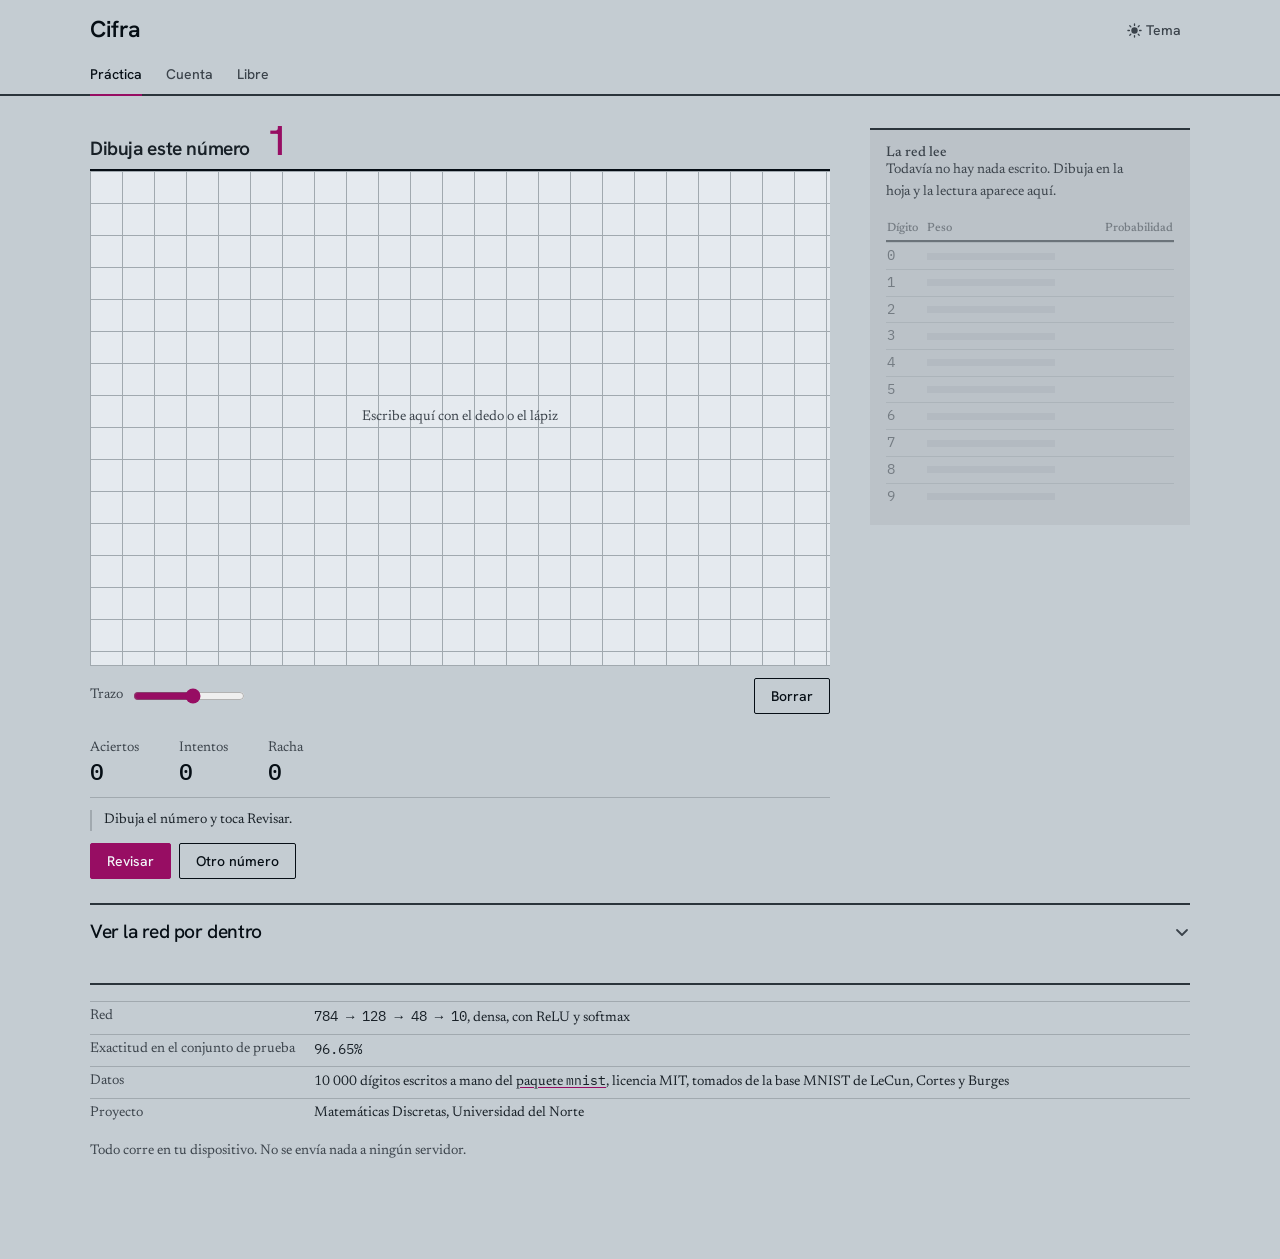
<file: docs/index.html>
<!doctype html>
<html lang="es">
<head>
<meta charset="utf-8">
<meta name="viewport" content="width=device-width, initial-scale=1, viewport-fit=cover">
<meta name="theme-color" content="#c4cbd2" media="(prefers-color-scheme: light)">
<meta name="theme-color" content="#091017" media="(prefers-color-scheme: dark)">
<meta name="description" content="Se escribe un número a mano y una red neuronal lo lee en el navegador, con un panel que muestra las neuronas, el cálculo y la matemática discreta detrás.">
<title>Cifra</title>
<link rel="stylesheet" href="estilos.css">
</head>
<body>

<header class="barra">
  <div class="barra-fila">
    <span class="marca">
      <span class="marca-nombre">Cifra</span>
    </span>
    <button id="btn-tema" class="control control-sutil" type="button" aria-label="Cambiar entre tema claro y oscuro">
      <svg class="icono" viewBox="0 0 16 16" aria-hidden="true" focusable="false">
        <circle class="icono-sol" cx="8" cy="8" r="3.4" fill="currentColor"/>
        <g class="icono-sol" stroke="currentColor" stroke-width="1.4" stroke-linecap="round">
          <path d="M8 1v1.6M8 13.4V15M1 8h1.6M13.4 8H15M3 3l1.1 1.1M11.9 11.9 13 13M13 3l-1.1 1.1M4.1 11.9 3 13"/>
        </g>
        <path class="icono-luna" d="M13.3 10.2A5.6 5.6 0 0 1 6 2.8a5.8 5.8 0 1 0 7.3 7.4Z" fill="currentColor"/>
      </svg>
      <span class="control-texto">Tema</span>
    </button>
  </div>
  <nav class="pestanas" aria-label="Modos">
    <button class="pestana" role="tab" aria-selected="true" aria-controls="vista-practica" id="tab-practica" data-modo="practica" type="button">Práctica</button>
    <button class="pestana" role="tab" aria-selected="false" aria-controls="vista-cuenta" id="tab-cuenta" data-modo="cuenta" type="button">Cuenta</button>
    <button class="pestana" role="tab" aria-selected="false" aria-controls="vista-libre" id="tab-libre" data-modo="libre" type="button">Libre</button>
  </nav>
</header>

<main class="taller">

  <p id="aviso-carga" class="aviso" role="status">Cargando la red.</p>

  <!-- ===== Columna izquierda: la hoja ===== -->
  <section class="hoja" aria-labelledby="consigna">
    <div class="hoja-cabeza">
      <h1 id="consigna">Dibuja un número</h1>
      <p id="practica-objetivo" class="objetivo num">7</p>
    </div>

    <div class="hoja-campo">
      <canvas id="lienzo" aria-label="Zona para dibujar con el dedo, el lápiz o el mouse"></canvas>
      <div id="guias" class="guias" aria-hidden="true"></div>
      <p id="pista-lienzo" class="pista">Escribe aquí con el dedo o el lápiz</p>
    </div>

    <div class="hoja-pie">
      <label class="trazo" for="grosor">
        <span>Trazo</span>
        <input type="range" id="grosor" min="3" max="14" step="1" value="7">
      </label>
      <button id="btn-borrar" class="control" type="button">Borrar</button>
    </div>
  </section>

  <!-- ===== Columna derecha: el registro de lectura ===== -->
  <aside class="registro" aria-live="polite" aria-label="Lo que lee la red">
    <div class="registro-cabeza">
      <h2 class="registro-titulo">La red lee</h2>
      <output id="lectura" class="leida num"></output>
      <p class="registro-vacio">Todavía no hay nada escrito. Dibuja en la hoja y la lectura aparece aquí.</p>
      <dl class="seguridad">
        <dt>Seguridad</dt>
        <dd><output id="confianza" class="num"></output></dd>
      </dl>
      <div class="medida" aria-hidden="true"><i id="barra-confianza-relleno"></i></div>
    </div>

    <table class="ledger" id="probabilidades">
      <caption class="visually-hidden">Probabilidad que la red da a cada dígito</caption>
      <thead>
        <tr><th scope="col">Dígito</th><th scope="col" class="ledger-peso">Peso</th><th scope="col" class="num">Probabilidad</th></tr>
      </thead>
      <tbody></tbody>
    </table>

    <p id="nota-lectura" class="nota"></p>
  </aside>

  <!-- ===== Modo práctica ===== -->
  <section class="vista" id="vista-practica" role="tabpanel" aria-labelledby="tab-practica">
    <div class="marcador">
      <dl><dt>Aciertos</dt><dd id="practica-aciertos" class="num">0</dd></dl>
      <dl><dt>Intentos</dt><dd id="practica-intentos" class="num">0</dd></dl>
      <dl><dt>Racha</dt><dd id="practica-racha" class="num">0</dd></dl>
    </div>
    <p id="practica-mensaje" class="mensaje">Dibuja el número y toca Revisar.</p>
    <div class="botonera">
      <button id="practica-revisar" class="control control-firme" type="button">Revisar</button>
      <button id="practica-otro" class="control" type="button">Otro número</button>
    </div>
  </section>

  <!-- ===== Modo cuenta ===== -->
  <section class="vista" id="vista-cuenta" role="tabpanel" aria-labelledby="tab-cuenta" hidden>
    <p class="nota">Escribe un precio o una cantidad y agrégalo a la cuenta. Si una cifra quedó mal, tócala en la lista para corregirla.</p>
    <div class="botonera">
      <button id="cuenta-agregar" class="control control-firme" type="button">Agregar a la cuenta</button>
      <button id="cuenta-vaciar" class="control" type="button">Vaciar</button>
    </div>
    <ul id="cuenta-lista" class="cuenta-lista"></ul>
    <dl class="total">
      <dt>Total</dt>
      <dd><output id="cuenta-total" class="num">0</output></dd>
    </dl>
    <p id="cuenta-riesgo" class="nota"></p>
  </section>

  <!-- ===== Modo libre ===== -->
  <section class="vista" id="vista-libre" role="tabpanel" aria-labelledby="tab-libre" hidden>
    <p class="nota">Dibuja lo que quieras y mira cómo lo lee la red. Abre el panel de abajo para ver qué pasa por dentro mientras dibujas.</p>
    <div id="cifras-detectadas" class="cifras-detectadas"></div>
  </section>

  <!-- ===== El panel ===== -->
  <section class="panel" id="panel">
    <button id="panel-boton" class="panel-boton" type="button" aria-expanded="false" aria-controls="panel-cuerpo">
      <span class="panel-titulo">Ver la red por dentro</span>
      <svg class="panel-signo" viewBox="0 0 16 16" aria-hidden="true" focusable="false">
        <path d="M3 6l5 5 5-5" stroke="currentColor" stroke-width="1.8" fill="none" stroke-linecap="round" stroke-linejoin="round"/>
      </svg>
    </button>

    <div id="panel-cuerpo" class="panel-cuerpo" hidden>
      <nav class="subpestanas" aria-label="Secciones del panel">
        <button class="subpestana" role="tab" aria-selected="true" data-seccion="capas" type="button">Capas</button>
        <button class="subpestana" role="tab" aria-selected="false" data-seccion="neuronas" type="button">Neuronas</button>
        <button class="subpestana" role="tab" aria-selected="false" data-seccion="calculo" type="button">Cálculo</button>
        <button class="subpestana" role="tab" aria-selected="false" data-seccion="discreta" type="button">Discreta</button>
        <button class="subpestana" role="tab" aria-selected="false" data-seccion="entrenar" type="button">Entrenar</button>
      </nav>

      <div class="seccion" data-seccion="capas">
        <p class="nota">Cada punto es una neurona. Entre más encendida, más se activa con lo que acabas de dibujar. Toca una neurona para ver qué mira.</p>
        <div class="lamina">
          <canvas id="diagrama" aria-label="Diagrama de la red con las neuronas encendidas"></canvas>
        </div>
        <dl id="leyenda-capas" class="ficha"></dl>
      </div>

      <div class="seccion" data-seccion="neuronas" hidden>
        <p class="nota">Los pesos de cada neurona de la primera capa, vistos como imagen de 28×28. El rojo suma y el azul resta: la neurona se activa cuando el trazo cae sobre el rojo y evita el azul.</p>
        <label class="casilla"><input type="checkbox" id="solo-activas" checked> Mostrar solo las más activas</label>
        <div id="rejilla-neuronas" class="rejilla-neuronas"></div>
        <div class="comparacion">
          <h3>Los pesos no son un retrato del dígito</h3>
          <p class="nota">Es tentador esperar que los pesos se parezcan al número, pero no es así, ni siquiera en un modelo de una sola capa. Abajo están las dos cosas para comparar: la imagen promedio de cada dígito, que sí parece un dígito, y los pesos que aprende una regresión logística sin capas ocultas, que se ven revueltos. La razón es que los pesos no describen cómo es el dígito, sino qué lo distingue de los otros nueve. Con todo, esa regresión acierta <strong id="plantillas-acc" class="num"></strong> y la red de este proyecto <strong id="plantillas-acc-red" class="num"></strong>.</p>
          <div id="plantillas" class="comparacion-filas"></div>
        </div>
      </div>

      <div class="seccion" data-seccion="calculo" hidden>
        <p class="nota">La cuenta que hace la neurona seleccionada con el dibujo actual. Son los números de verdad, no un ejemplo.</p>
        <div id="calculo-contenido" class="calculo"></div>
      </div>

      <div class="seccion" data-seccion="discreta" hidden>
        <div id="discreta-contenido" class="discreta"></div>
      </div>

      <div class="seccion" data-seccion="entrenar" hidden>
        <p class="nota">La red aprendió con dígitos escritos con lápiz por otras personas. Aquí puedes guardar tus propios trazos y reentrenarla para que se acostumbre a tu letra.</p>
        <div class="guardar">
          <p class="guardar-pregunta" id="guardar-rotulo">Guardar el dibujo actual como</p>
          <div id="guardar-botones" class="guardar-botones" role="group" aria-labelledby="guardar-rotulo"></div>
        </div>
        <p id="muestras-texto" class="nota">Todavía no has guardado ningún dibujo.</p>
        <div id="muestras-conteo" class="muestras-conteo"></div>
        <div class="botonera">
          <button id="btn-reentrenar" class="control control-firme" type="button" disabled>Reentrenar</button>
          <button id="btn-restaurar" class="control" type="button">Volver a la red original</button>
          <button id="btn-borrar-muestras" class="control" type="button">Borrar mis dibujos</button>
        </div>
        <div class="lamina lamina-curva">
          <canvas id="curva" aria-label="Curva de pérdida del reentrenamiento"></canvas>
        </div>
        <p id="entrenar-mensaje" class="nota"></p>
      </div>
    </div>
  </section>

  <footer class="pie">
    <dl class="pie-ficha">
      <dt>Red</dt>
      <dd><span id="pie-arquitectura" class="num"></span>, densa, con ReLU y softmax</dd>
      <dt>Exactitud en el conjunto de prueba</dt>
      <dd><span id="pie-accuracy" class="num"></span></dd>
      <dt>Datos</dt>
      <dd>10 000 dígitos escritos a mano del <a href="https://github.com/cazala/mnist" target="_blank" rel="noopener">paquete <code>mnist</code></a>, licencia MIT, tomados de la base MNIST de LeCun, Cortes y Burges</dd>
      <dt>Proyecto</dt>
      <dd>Matemáticas Discretas, Universidad del Norte</dd>
    </dl>
    <p class="pie-nota">Todo corre en tu dispositivo. No se envía nada a ningún servidor.</p>
  </footer>
</main>

<script type="module" src="app.js"></script>
</body>
</html>
</file>
<file: docs/estilos.css>
/* Hallmark · shape: app screen · genre: editorial · theme: Almanac (deal 2/3, seed herramienta-donde-escribe-numero-1903·3b3cb8bc·2026-11-10·r0) · redesign: full
 * nav: a top bar, the wordmark over a tab strip, the theme control at the end (the project's own shell, kept) · signature: the reading ledger, ten digits with their probability in mono, the winning row in magenta · states: empty, drawing, read, failed to load
 * axes: mid/grotesk-sans/chromatic-magenta · posture: restrained · contrast: pass · v2.0.0 */
/* Hallmark · reworded the h1: the product name "Cifra" moved to the wordmark and the h1 now names the task ("Dibuja este número") · on an app screen the heading is the work, not the brand */
/* Hallmark · dismissed 41 · .cifra-detectada canvas holds a drawn digit and no text */
/* Hallmark · pre-emit critique: P4 H5 E4 S5 R4 V4 · weakest: E, five panel sections and three modes is a lot of surface, so the page climbs two rungs only (the sheet and the well) and every other seam is a hairline */
/* Hallmark · answered F7 · two surfaces by role: the sheet carries what is written on, the well carries what is read back */

@import url("./tokens.css");
@import url("./base.css");

/* ---------- tipografías propias, para que la página funcione sin internet ---------- */

@font-face {
  font-family: "Hanken Grotesk";
  font-style: normal;
  font-weight: 100 900;
  font-display: swap;
  src: url("tipografias/hanken-grotesk-latin.woff2") format("woff2");
  unicode-range: U+0000-00FF, U+0131, U+0152-0153, U+02BB-02BC, U+02C6, U+02DA, U+02DC, U+0304, U+0308, U+0329, U+2000-206F, U+20AC, U+2122, U+2191-2193, U+2212, U+2215, U+FEFF, U+FFFD;
}
@font-face {
  font-family: "Hanken Grotesk";
  font-style: normal;
  font-weight: 100 900;
  font-display: swap;
  src: url("tipografias/hanken-grotesk-latin-ext.woff2") format("woff2");
  unicode-range: U+0100-02BA, U+02BD-02C5, U+02C7-02CC, U+02CE-02D7, U+02DD-02FF, U+1E00-1E9F, U+1EF2-1EFF, U+2020, U+20A0-20AB, U+2113, U+2C60-2C7F, U+A720-A7FF;
}
@font-face {
  font-family: "Newsreader";
  font-style: normal;
  font-weight: 200 800;
  font-display: swap;
  src: url("tipografias/newsreader-latin.woff2") format("woff2");
  unicode-range: U+0000-00FF, U+0131, U+0152-0153, U+02BB-02BC, U+02C6, U+02DA, U+02DC, U+0304, U+0308, U+0329, U+2000-206F, U+20AC, U+2122, U+2191-2193, U+2212, U+2215, U+FEFF, U+FFFD;
}
@font-face {
  font-family: "Newsreader";
  font-style: normal;
  font-weight: 200 800;
  font-display: swap;
  src: url("tipografias/newsreader-latin-ext.woff2") format("woff2");
  unicode-range: U+0100-02BA, U+02BD-02C5, U+02C7-02CC, U+02CE-02D7, U+02DD-02FF, U+1E00-1E9F, U+1EF2-1EFF, U+2020, U+20A0-20AB, U+2113, U+2C60-2C7F, U+A720-A7FF;
}
@font-face {
  font-family: "Newsreader";
  font-style: italic;
  font-weight: 200 800;
  font-display: swap;
  src: url("tipografias/newsreader-latin-italic.woff2") format("woff2");
  unicode-range: U+0000-00FF, U+0131, U+0152-0153, U+02BB-02BC, U+02C6, U+02DA, U+02DC, U+2000-206F, U+20AC, U+2122, U+2212, U+FEFF, U+FFFD;
}
@font-face {
  font-family: "IBM Plex Mono";
  font-style: normal;
  font-weight: 400;
  font-display: swap;
  src: url("tipografias/plex-mono-400-latin.woff2") format("woff2");
  unicode-range: U+0000-00FF, U+0131, U+0152-0153, U+02BB-02BC, U+02C6, U+02DA, U+02DC, U+2000-206F, U+20AC, U+2122, U+2191-2193, U+2212, U+2215, U+FEFF, U+FFFD;
}
@font-face {
  font-family: "IBM Plex Mono";
  font-style: normal;
  font-weight: 400;
  font-display: swap;
  src: url("tipografias/plex-mono-400-latin-ext.woff2") format("woff2");
  unicode-range: U+0100-02BA, U+02BD-02C5, U+02C7-02CC, U+02CE-02D7, U+02DD-02FF, U+1E00-1E9F, U+1EF2-1EFF, U+2020, U+20A0-20AB, U+2113, U+2C60-2C7F, U+A720-A7FF;
}
@font-face {
  font-family: "IBM Plex Mono";
  font-style: normal;
  font-weight: 500;
  font-display: swap;
  src: url("tipografias/plex-mono-500-latin.woff2") format("woff2");
  unicode-range: U+0000-00FF, U+0131, U+0152-0153, U+02BB-02BC, U+02C6, U+02DA, U+02DC, U+2000-206F, U+20AC, U+2122, U+2191-2193, U+2212, U+2215, U+FEFF, U+FFFD;
}
@font-face {
  font-family: "IBM Plex Mono";
  font-style: normal;
  font-weight: 500;
  font-display: swap;
  src: url("tipografias/plex-mono-500-latin-ext.woff2") format("woff2");
  unicode-range: U+0100-02BA, U+02BD-02C5, U+02C7-02CC, U+02CE-02D7, U+02DD-02FF, U+1E00-1E9F, U+1EF2-1EFF, U+2020, U+20A0-20AB, U+2113, U+2C60-2C7F, U+A720-A7FF;
}

/* ---------- lo que esta pantalla añade a los tokens ---------- */

:root {
  --container: 1180px;
  --gutter: 40px;
  --alto-barra: 104px;
  --alto-control: 36px;
  --text-lectura: 3rem;
  --text-objetivo: 2.6rem;
  --peso-figura: 500;
  font-synthesis: none;
}

@media (max-width: 64rem) { :root { --alto-barra: 96px; --text-lectura: 2.6rem; --text-objetivo: 2.2rem; } }
@media (max-width: 40rem) { :root { --gutter: 16px; --text-lectura: 2.4rem; } }

body { color: var(--color-ink-2); font-size: var(--text-md); }

.num, .figure, td.num, output.num { font-family: var(--font-outlier); font-variant-numeric: tabular-nums; font-weight: 400; }

/* ---------- la barra ---------- */

.barra {
  position: sticky;
  top: 0;
  z-index: var(--z-sticky-nav);
  background: var(--color-paper);
  border-bottom: var(--rule-bar) solid var(--color-rule-2);
  padding-top: env(safe-area-inset-top, 0px);
}

.barra-fila {
  max-width: var(--container);
  margin-inline: auto;
  padding-inline: max(var(--gutter), env(safe-area-inset-left, 0px)) max(var(--gutter), env(safe-area-inset-right, 0px));
  padding-block: var(--space-sm) var(--space-xs);
  display: flex;
  align-items: center;
  justify-content: space-between;
  gap: var(--space-md);
}

.marca { display: flex; align-items: baseline; gap: var(--space-xs); min-width: 0; }
.marca-nombre {
  font-family: var(--font-display);
  font-weight: var(--display-weight);
  font-size: var(--text-xl);
  letter-spacing: var(--tracking-display);
  color: var(--color-ink);
}

.pestanas {
  max-width: var(--container);
  margin-inline: auto;
  padding-inline: max(var(--gutter), env(safe-area-inset-left, 0px)) max(var(--gutter), env(safe-area-inset-right, 0px));
  display: flex;
  gap: var(--space-lg);
}

.pestana {
  appearance: none;
  background: none;
  border: 0;
  border-bottom: var(--rule-bar) solid transparent;
  margin-bottom: calc(var(--rule-bar) * -1);
  padding: var(--space-xs) 0 var(--space-xs);
  font-family: var(--font-display);
  font-weight: 500;
  font-size: var(--text-sm);
  color: var(--color-muted);
  cursor: pointer;
  transition: color var(--dur-micro) var(--ease-out);
}
.pestana:hover { color: var(--color-ink); }
.pestana:active { color: var(--color-accent); }
.pestana[aria-selected="true"] { color: var(--color-ink); border-bottom-color: var(--color-accent); }

/* ---------- la rejilla del taller ---------- */

.taller {
  max-width: var(--container);
  margin-inline: auto;
  padding-inline: max(var(--gutter), env(safe-area-inset-left, 0px)) max(var(--gutter), env(safe-area-inset-right, 0px));
  padding-block: var(--space-lg) var(--space-3xl);
  padding-bottom: calc(var(--space-3xl) + env(safe-area-inset-bottom, 0px));
  display: grid;
  grid-template-columns: minmax(0, 1fr);
  gap: var(--space-lg) var(--space-xl);
  align-items: start;
}

@media (min-width: 64rem) {
  .taller { grid-template-columns: minmax(0, 1fr) 20rem; }
  .hoja { grid-column: 1; }
  .registro {
    grid-column: 2;
    grid-row: span 2;
    position: sticky;
    top: calc(var(--alto-barra) + var(--space-lg));
  }
  .vista { grid-column: 1; }
  #aviso-carga, .panel, .pie { grid-column: 1 / -1; }
}

/* ---------- el aviso de carga ---------- */

.aviso {
  border-left: var(--rule-bar) solid var(--color-accent);
  padding: var(--space-sm) var(--space-md);
  background: var(--color-paper-2);
  font-size: var(--text-sm);
  color: var(--color-ink);
  max-width: 60ch;
}
.aviso.error { border-left-color: var(--color-error); }

/* ---------- la hoja ---------- */

.hoja { display: flex; flex-direction: column; min-width: 0; }

.hoja-cabeza {
  display: flex;
  align-items: baseline;
  gap: var(--space-md);
  padding-bottom: var(--space-xs);
  border-bottom: var(--rule-bar) solid var(--color-ink);
}
#consigna { font-size: var(--text-section); max-width: none; }

.objetivo {
  font-family: var(--font-display);
  font-variant-numeric: tabular-nums;
  font-size: var(--text-objetivo);
  font-weight: var(--peso-figura);
  line-height: 1;
  letter-spacing: -0.04em;
  color: var(--color-accent);
}
body:not([data-modo="practica"]) .objetivo { display: none; }

.hoja-campo {
  position: relative;
  background: var(--color-sheet);
  background-image:
    linear-gradient(var(--color-rule) var(--rule-hair), transparent var(--rule-hair)),
    linear-gradient(90deg, var(--color-rule) var(--rule-hair), transparent var(--rule-hair));
  background-size: 32px 32px;
  aspect-ratio: 3 / 2;
  width: 100%;
  touch-action: none;
}
@media (max-width: 40rem) {
  .hoja-campo { aspect-ratio: 4 / 3; }
  body[data-modo="practica"] .hoja-campo { aspect-ratio: 1 / 1; }
}

#lienzo {
  position: absolute;
  inset: 0;
  width: 100%;
  height: 100%;
  display: block;
  touch-action: none;
  cursor: crosshair;
}

.guias { position: absolute; inset: 0; pointer-events: none; }
.caja-cifra { position: absolute; outline: var(--rule-hair) solid var(--color-accent); }
.caja-cifra span {
  position: absolute;
  top: 0;
  left: 0;
  transform: translateY(-100%);
  background: var(--color-accent);
  color: var(--color-accent-ink);
  padding-inline: var(--space-2xs);
  font-family: var(--font-outlier);
  font-size: var(--text-xs);
  line-height: 1.4;
}

.pista {
  position: absolute;
  inset: 0;
  margin: 0;
  display: grid;
  place-items: center;
  padding-inline: var(--space-md);
  text-align: center;
  color: var(--color-muted);
  font-size: var(--text-sm);
  pointer-events: none;
}

.hoja-pie {
  display: flex;
  align-items: center;
  justify-content: space-between;
  gap: var(--space-md);
  flex-wrap: wrap;
  padding-top: var(--space-sm);
  border-top: var(--rule-hair) solid var(--color-rule);
}

.trazo { display: flex; align-items: center; gap: var(--space-xs); font-size: var(--text-sm); color: var(--color-muted); }
.trazo input { width: 7rem; accent-color: var(--color-accent); }

/* ---------- el registro de lectura ---------- */

.registro {
  min-width: 0;
  background: var(--color-paper-2);
  border-top: var(--rule-bar) solid var(--color-rule-2);
  padding: var(--space-md);
  display: flex;
  flex-direction: column;
  gap: var(--space-md);
}

.registro-titulo { font-size: var(--text-sm); font-weight: 500; font-family: var(--font-body); color: var(--color-muted); max-width: none; letter-spacing: 0; }

.leida {
  display: block;
  font-size: var(--text-lectura);
  font-weight: var(--peso-figura);
  line-height: 1;
  letter-spacing: -0.04em;
  color: var(--color-ink);
  overflow-wrap: break-word;
  min-width: 0;
  min-height: 1lh;
}

.registro-vacio { font-size: var(--text-sm); color: var(--color-muted); max-width: 32ch; }
.registro:not([data-vacio]) .registro-vacio { display: none; }
.registro[data-vacio] .leida,
.registro[data-vacio] .seguridad,
.registro[data-vacio] .medida { display: none; }
.registro[data-vacio] .ledger { opacity: 0.55; }
.registro[data-vacio] .prob-barra span { background: var(--color-paper-3); }

.seguridad { display: flex; align-items: baseline; justify-content: space-between; gap: var(--space-sm); margin: 0; }
.seguridad dt { font-size: var(--text-sm); color: var(--color-muted); }
.seguridad dd { margin: 0; font-size: var(--text-lg); font-weight: var(--peso-figura); color: var(--color-ink); }

.medida { height: 6px; background: var(--color-paper-3); overflow: hidden; }
.medida i {
  display: block;
  height: 100%;
  background: var(--color-accent);
  transform: scaleX(0);
  transform-origin: left center;
  transition: transform var(--dur-short) var(--ease-out), background-color var(--dur-micro) var(--ease-out);
}
.medida i[data-duda] { background: var(--color-muted); }

/* el libro mayor: diez filas, la probabilidad alineada al decimal */
.ledger { width: 100%; border-collapse: collapse; }
.ledger thead th {
  font: 500 var(--text-xs)/1.3 var(--font-body);
  color: var(--color-muted);
  text-align: left;
  padding-bottom: var(--space-2xs);
  border-bottom: var(--rule-bar) solid var(--color-rule-2);
  white-space: nowrap;
}
.ledger thead th.num { text-align: right; font-family: var(--font-body); }
.ledger-peso { width: 50%; padding-inline: var(--space-xs); }
.ledger tbody th,
.ledger tbody td { border-top: var(--rule-hair) solid var(--color-rule); padding-block: var(--space-3xs); }
.prob-etiqueta {
  font-family: var(--font-outlier);
  font-weight: 400;
  font-size: var(--text-sm);
  color: var(--color-muted);
  text-align: left;
  width: 3ch;
}
.prob-barra { padding-inline: var(--space-xs); }
.prob-barra span { display: block; height: 7px; background: var(--color-paper-3); }
.prob-relleno {
  display: block;
  height: 100%;
  background: var(--color-rule-2);
  transform: scaleX(0);
  transform-origin: left center;
  transition: transform var(--dur-short) var(--ease-out), background-color var(--dur-micro) var(--ease-out);
}
.prob-valor { font-size: var(--text-sm); color: var(--color-muted); text-align: right; white-space: nowrap; }
.prob.ganadora .prob-etiqueta,
.prob.ganadora .prob-valor { color: var(--color-accent); font-weight: var(--peso-figura); }
.prob.ganadora .prob-relleno { background: var(--color-accent); }

/* ---------- los tres modos ---------- */

.vista { min-width: 0; display: flex; flex-direction: column; gap: var(--space-sm); }

.marcador { display: flex; gap: var(--space-xl); border-bottom: var(--rule-hair) solid var(--color-rule); padding-bottom: var(--space-sm); }
.marcador dl { margin: 0; }
.marcador dt { font-size: var(--text-sm); color: var(--color-muted); }
.marcador dd { margin: 0; font-size: var(--text-xl); font-weight: var(--peso-figura); color: var(--color-ink); line-height: 1.1; }

.mensaje { font-size: var(--text-sm); color: var(--color-ink-2); border-left: var(--rule-bar) solid var(--color-rule); padding-left: var(--space-sm); max-width: 60ch; }
.mensaje.bien { border-left-color: var(--color-success); color: var(--color-ink); }
.mensaje.casi { border-left-color: var(--color-accent); }

.botonera { display: flex; flex-wrap: wrap; gap: var(--space-xs); }

.cuenta-lista { list-style: none; margin: 0; padding: 0; border-top: var(--rule-bar) solid var(--color-rule-2); }
.cuenta-lista li {
  display: flex;
  align-items: center;
  flex-wrap: wrap;
  gap: var(--space-xs);
  padding-block: var(--space-xs);
  border-bottom: var(--rule-hair) solid var(--color-rule);
}
.cifras { display: flex; gap: var(--space-3xs); flex: 1; flex-wrap: wrap; min-width: 0; }
.cifra {
  appearance: none;
  font-family: var(--font-outlier);
  font-size: var(--text-lg);
  font-weight: var(--peso-figura);
  padding: 0 var(--space-2xs);
  border: 0;
  border-bottom: var(--rule-bar) solid transparent;
  background: none;
  color: var(--color-ink);
  cursor: pointer;
}
.cifra:hover { border-bottom-color: var(--color-ink); }
.cifra:active { color: var(--color-accent); }
.cifra.dudosa { border-bottom-color: var(--color-accent); color: var(--color-accent); }
.cifra.corregida { border-bottom-color: var(--color-success); }
.quitar {
  appearance: none;
  border: 0;
  background: none;
  color: var(--color-muted);
  font-size: var(--text-lg);
  line-height: 1;
  padding: var(--space-2xs) var(--space-xs);
  cursor: pointer;
}
.quitar:hover { color: var(--color-error); }
.quitar:active { transform: scale(0.92); }

.corrector { flex-basis: 100%; display: flex; flex-wrap: wrap; gap: var(--space-3xs); padding-top: var(--space-xs); }
.corrector button {
  appearance: none;
  min-width: 2.25rem;
  min-height: var(--alto-control);
  border: var(--rule-hair) solid var(--color-rule-2);
  border-radius: var(--radius-pill);
  background: var(--color-paper);
  color: var(--color-ink);
  font-family: var(--font-outlier);
  font-size: var(--text-sm);
  cursor: pointer;
}
.corrector button:hover { border-color: var(--color-accent); color: var(--color-accent); }
.corrector button:active { background: var(--color-paper-3); }
.corrector .cancelar { margin-left: auto; font-family: var(--font-body); color: var(--color-muted); }

.total { display: flex; align-items: baseline; justify-content: space-between; gap: var(--space-md); margin: var(--space-sm) 0 0; padding-top: var(--space-xs); border-top: var(--rule-bar) solid var(--color-ink); }
.total dt { font-family: var(--font-display); font-weight: 500; font-size: var(--text-sm); }
.total dd { margin: 0; font-family: var(--font-outlier); font-variant-numeric: tabular-nums; font-size: var(--text-2xl); font-weight: var(--peso-figura); letter-spacing: -0.03em; color: var(--color-ink); }

.cifras-detectadas { display: flex; flex-wrap: wrap; gap: var(--space-sm); }
.cifra-detectada { display: flex; flex-direction: column; align-items: center; gap: var(--space-3xs); }
.cifra-detectada canvas {
  width: 56px;
  height: 56px;
  image-rendering: pixelated;
  background: var(--color-sheet);
  outline: var(--rule-hair) solid var(--color-rule-2);
  outline-offset: -1px;
}
.cifra-detectada b { font-family: var(--font-outlier); font-weight: var(--peso-figura); font-size: var(--text-md); color: var(--color-ink); }
.cifra-detectada small { font-family: var(--font-outlier); font-size: var(--text-xs); color: var(--color-muted); }

/* ---------- controles ---------- */

.control {
  appearance: none;
  display: inline-flex;
  align-items: center;
  justify-content: center;
  gap: var(--space-2xs);
  min-height: var(--alto-control);
  padding: 0 var(--space-md);
  border: var(--rule-hair) solid var(--color-ink);
  border-radius: var(--radius-pill);
  background: transparent;
  color: var(--color-ink);
  font: 500 var(--text-sm)/1 var(--font-display);
  cursor: pointer;
  white-space: nowrap;
  transition: background-color var(--dur-micro) var(--ease-out), color var(--dur-micro) var(--ease-out), border-color var(--dur-micro) var(--ease-out);
}
.control:hover:not(:disabled) { background: var(--color-paper-3); }
.control:active:not(:disabled) { background: var(--color-rule); }
.control:disabled { opacity: 0.55; cursor: not-allowed; }

.control-firme { background: var(--color-accent); border-color: var(--color-accent); color: var(--color-accent-ink); }
.control-firme:hover:not(:disabled) { background: var(--color-accent-2); border-color: var(--color-accent-2); }
.control-firme:active:not(:disabled) { background: var(--color-accent-2); transform: translateY(1px); }

.control-sutil { border-color: transparent; color: var(--color-muted); padding-inline: var(--space-xs); }
.control-sutil:hover:not(:disabled) { color: var(--color-ink); background: transparent; }

.icono { width: 15px; height: 15px; flex-shrink: 0; }
.icono-luna { display: none; }
:root[data-tema="oscuro"] .icono-sol { display: none; }
:root[data-tema="oscuro"] .icono-luna { display: block; }
@media (prefers-color-scheme: dark) {
  :root:not([data-tema="claro"]) .icono-sol { display: none; }
  :root:not([data-tema="claro"]) .icono-luna { display: block; }
}
@media (max-width: 40rem) { .control-texto { position: absolute; width: 1px; height: 1px; overflow: hidden; clip-path: inset(50%); white-space: nowrap; } }

@media (pointer: coarse) { .control, .corrector button, .guardar-botones button { min-height: 44px; } }

input[type="range"] { accent-color: var(--color-accent); }
input[type="checkbox"] { accent-color: var(--color-accent); width: 1rem; height: 1rem; }

/* ---------- el panel ---------- */

.panel { border-top: var(--rule-bar) solid var(--color-rule-2); }

.panel-boton {
  appearance: none;
  width: 100%;
  display: flex;
  align-items: center;
  justify-content: space-between;
  gap: var(--space-sm);
  padding: var(--space-sm) 0;
  border: 0;
  background: none;
  color: var(--color-ink);
  cursor: pointer;
  text-align: left;
}
.panel-titulo { font-family: var(--font-display); font-weight: 500; font-size: var(--text-section); letter-spacing: var(--tracking-display); }
.panel-signo { width: 16px; height: 16px; color: var(--color-muted); transition: transform var(--dur-short) var(--ease-in-out); }
.panel-boton[aria-expanded="true"] .panel-signo { transform: rotate(180deg); }
.panel-boton:hover .panel-signo { color: var(--color-ink); }

.panel-cuerpo { padding-bottom: var(--space-lg); }

.subpestanas { display: flex; flex-wrap: wrap; gap: var(--space-lg); border-bottom: var(--rule-hair) solid var(--color-rule); margin-bottom: var(--space-md); }
.subpestana {
  appearance: none;
  border: 0;
  border-bottom: var(--rule-bar) solid transparent;
  margin-bottom: calc(var(--rule-bar) * -1);
  background: none;
  padding: var(--space-2xs) 0 var(--space-xs);
  font-family: var(--font-display);
  font-weight: 500;
  font-size: var(--text-sm);
  color: var(--color-muted);
  cursor: pointer;
  transition: color var(--dur-micro) var(--ease-out);
}
.subpestana:hover { color: var(--color-ink); }
.subpestana:active { color: var(--color-accent); }
.subpestana[aria-selected="true"] { color: var(--color-ink); border-bottom-color: var(--color-accent); }

.seccion { display: flex; flex-direction: column; gap: var(--space-md); max-width: 72ch; }
.seccion[data-seccion="neuronas"], .seccion[data-seccion="capas"] { max-width: none; }

.nota { font-size: var(--text-sm); color: var(--color-muted); max-width: 68ch; }
.nota:empty { display: none; }

.lamina { background: var(--color-sheet); border-top: var(--rule-bar) solid var(--color-ink); padding: var(--space-sm); width: 100%; }
.lamina canvas { display: block; width: 100%; height: auto; }
.lamina-curva canvas { height: 110px; }

.ficha { display: grid; grid-template-columns: auto minmax(0, 1fr); gap: var(--space-3xs) var(--space-md); margin: 0; font-size: var(--text-sm); max-width: 34rem; }
.ficha dt { color: var(--color-muted); }
.ficha dd { margin: 0; font-family: var(--font-outlier); color: var(--color-ink); }

.casilla { display: flex; align-items: center; gap: var(--space-xs); font-size: var(--text-sm); color: var(--color-ink-2); }

.rejilla-neuronas { display: grid; grid-template-columns: repeat(auto-fill, minmax(62px, 1fr)); gap: var(--space-xs); }
.neurona {
  display: flex;
  flex-direction: column;
  align-items: stretch;
  gap: var(--space-3xs);
  padding: 0;
  border: 0;
  background: none;
  cursor: pointer;
  min-width: 0;
}
.neurona canvas {
  width: 100%;
  height: auto;
  image-rendering: pixelated;
  outline: var(--rule-hair) solid var(--color-rule-2);
  outline-offset: -1px;
}
.neurona:hover canvas { outline-color: var(--color-ink); }
.neurona.activa canvas { outline: var(--rule-bar) solid var(--color-accent); outline-offset: -2px; }
.neurona .medidor { height: 3px; background: var(--color-paper-3); overflow: hidden; }
.neurona .medidor i { display: block; height: 100%; background: var(--color-rule-2); transform-origin: left center; }
.neurona.activa .medidor i { background: var(--color-accent); }
.neurona small { font-size: var(--text-xs); color: var(--color-muted); text-align: left; }
.neurona small .num { font-family: var(--font-outlier); }
.neurona.activa small { color: var(--color-accent); }

.comparacion { display: flex; flex-direction: column; gap: var(--space-sm); padding-top: var(--space-md); border-top: var(--rule-hair) solid var(--color-rule); }
.comparacion h3 { font-size: var(--text-title); }
.comparacion-filas { display: flex; flex-direction: column; gap: var(--space-md); }
.comparacion-filas > div > p,
.etiqueta-campo { font-size: var(--text-sm); color: var(--color-muted); margin-bottom: var(--space-2xs); }
.plantillas { display: grid; grid-template-columns: repeat(auto-fill, minmax(54px, 1fr)); gap: var(--space-xs); }
.plantilla { display: flex; flex-direction: column; align-items: stretch; gap: var(--space-3xs); min-width: 0; }
.plantilla canvas { width: 100%; height: auto; image-rendering: pixelated; outline: var(--rule-hair) solid var(--color-rule-2); outline-offset: -1px; }
.plantilla small { font-family: var(--font-outlier); font-size: var(--text-xs); color: var(--color-muted); }

/* ---------- el cálculo ---------- */

.calculo { display: flex; flex-direction: column; gap: var(--space-md); }
.calculo-cabeza { display: flex; align-items: flex-start; gap: var(--space-md); flex-wrap: wrap; }
.calculo-cabeza canvas {
  width: 72px;
  height: 72px;
  image-rendering: pixelated;
  outline: var(--rule-hair) solid var(--color-rule-2);
  outline-offset: -1px;
  flex-shrink: 0;
}

.formula {
  font-family: var(--font-outlier);
  font-size: var(--text-sm);
  line-height: 1.7;
  background: var(--color-sheet);
  border-top: var(--rule-bar) solid var(--color-ink);
  padding: var(--space-sm);
  overflow-x: auto;
  white-space: pre;
  color: var(--color-ink-2);
}

.tabla-caja { overflow-x: auto; }
.tabla-terminos { width: 100%; border-collapse: collapse; font-size: var(--text-sm); }
.tabla-terminos th {
  font: 500 var(--text-xs)/1.3 var(--font-body);
  color: var(--color-muted);
  text-align: right;
  padding: var(--space-2xs) var(--space-xs);
  border-bottom: var(--rule-bar) solid var(--color-rule-2);
  white-space: nowrap;
}
.tabla-terminos th:first-child { text-align: left; }
.tabla-terminos td {
  font-family: var(--font-outlier);
  font-variant-numeric: tabular-nums;
  text-align: right;
  padding: var(--space-2xs) var(--space-xs);
  border-top: var(--rule-hair) solid var(--color-rule);
  white-space: nowrap;
}
.tabla-terminos td:first-child { text-align: left; font-family: var(--font-body); }

/* ---------- la parte discreta ---------- */

.discreta { display: flex; flex-direction: column; gap: var(--space-lg); }
.bloque-discreto { display: flex; flex-direction: column; gap: var(--space-xs); }
.bloque-discreto h3 { font-size: var(--text-title); }

.matriz-binaria {
  font-family: var(--font-outlier);
  font-size: clamp(8px, 2.2vw, 11px);
  line-height: 1.15;
  letter-spacing: 0.08em;
  overflow-x: auto;
  background: var(--color-sheet);
  border-top: var(--rule-bar) solid var(--color-ink);
  padding: var(--space-sm);
  white-space: pre;
  color: var(--color-ink-2);
  text-align: center;
}

.datos-rejilla { display: grid; grid-template-columns: repeat(auto-fit, minmax(min(100%, 9rem), 1fr)); gap: 0; border-top: var(--rule-bar) solid var(--color-rule-2); }
.dato { padding: var(--space-xs) var(--space-md) var(--space-xs) 0; border-bottom: var(--rule-hair) solid var(--color-rule); }
.dato b {
  display: block;
  font-family: var(--font-outlier);
  font-variant-numeric: tabular-nums;
  font-size: var(--text-lg);
  font-weight: var(--peso-figura);
  color: var(--color-ink);
  overflow-wrap: break-word;
}
.dato span { font-size: var(--text-sm); color: var(--color-muted); }

.ranking { display: flex; flex-direction: column; border-top: var(--rule-bar) solid var(--color-rule-2); }
.ranking-fila { display: flex; align-items: center; gap: var(--space-xs); font-size: var(--text-sm); padding-block: var(--space-3xs); border-bottom: var(--rule-hair) solid var(--color-rule); }
.ranking-fila .d { font-family: var(--font-outlier); width: 2ch; color: var(--color-muted); }
.ranking-fila .b { flex: 1; height: 9px; background: var(--color-paper-3); min-width: 0; }
.ranking-fila .b i { display: block; height: 100%; background: var(--color-rule-2); }
.ranking-fila.primera .b i { background: var(--color-accent); }
.ranking-fila.primera .d, .ranking-fila.primera .v { color: var(--color-accent); font-weight: var(--peso-figura); }
.ranking-fila .v { font-family: var(--font-outlier); font-variant-numeric: tabular-nums; font-size: var(--text-sm); color: var(--color-muted); min-width: 4ch; text-align: right; }

/* ---------- entrenar ---------- */

.guardar { display: flex; flex-direction: column; gap: var(--space-xs); }
.guardar-pregunta { font-size: var(--text-sm); color: var(--color-muted); }
.guardar-botones { display: flex; flex-wrap: wrap; gap: var(--space-3xs); }
.guardar-botones button {
  appearance: none;
  min-width: 2.25rem;
  min-height: var(--alto-control);
  border: var(--rule-hair) solid var(--color-rule-2);
  border-radius: var(--radius-pill);
  background: var(--color-paper);
  font-family: var(--font-outlier);
  font-size: var(--text-sm);
  color: var(--color-ink);
  cursor: pointer;
  transition: border-color var(--dur-micro) var(--ease-out), color var(--dur-micro) var(--ease-out);
}
.guardar-botones button:hover:not(:disabled) { border-color: var(--color-accent); color: var(--color-accent); }
.guardar-botones button:active:not(:disabled) { background: var(--color-paper-3); }
.guardar-botones button:disabled { opacity: 0.55; cursor: not-allowed; }

.muestras-conteo { display: flex; flex-wrap: wrap; gap: var(--space-xs) var(--space-md); font-size: var(--text-sm); }
.muestras-conteo span { font-family: var(--font-outlier); color: var(--color-muted); }
.muestras-conteo span.tiene { color: var(--color-ink); }

/* ---------- el pie ---------- */

.pie { border-top: var(--rule-bar) solid var(--color-rule-2); padding-top: var(--space-md); display: flex; flex-direction: column; gap: var(--space-sm); }
.pie-ficha { display: grid; grid-template-columns: minmax(0, 14rem) minmax(0, 1fr); gap: 0; margin: 0; font-size: var(--text-sm); }
@media (max-width: 40rem) { .pie-ficha { grid-template-columns: minmax(0, 1fr); } }
.pie-ficha dt { color: var(--color-muted); padding-block: var(--space-2xs); border-top: var(--rule-hair) solid var(--color-rule); }
.pie-ficha dd { margin: 0; color: var(--color-ink-2); padding-block: var(--space-2xs); border-top: var(--rule-hair) solid var(--color-rule); }
@media (max-width: 40rem) { .pie-ficha dd { border-top: 0; padding-top: 0; } }
.pie-ficha a { color: inherit; text-decoration-color: var(--color-accent); }
.pie-ficha a:hover { text-decoration-thickness: 2px; }
.pie-ficha code { font-family: var(--font-outlier); font-size: 0.9em; }
.pie-nota { font-size: var(--text-sm); color: var(--color-muted); }

/* ---------- movimiento ---------- */

@media (prefers-reduced-motion: reduce) {
  .medida i, .prob-relleno, .panel-signo, .control, .pestana, .subpestana { transition: none; }
}
</file>
